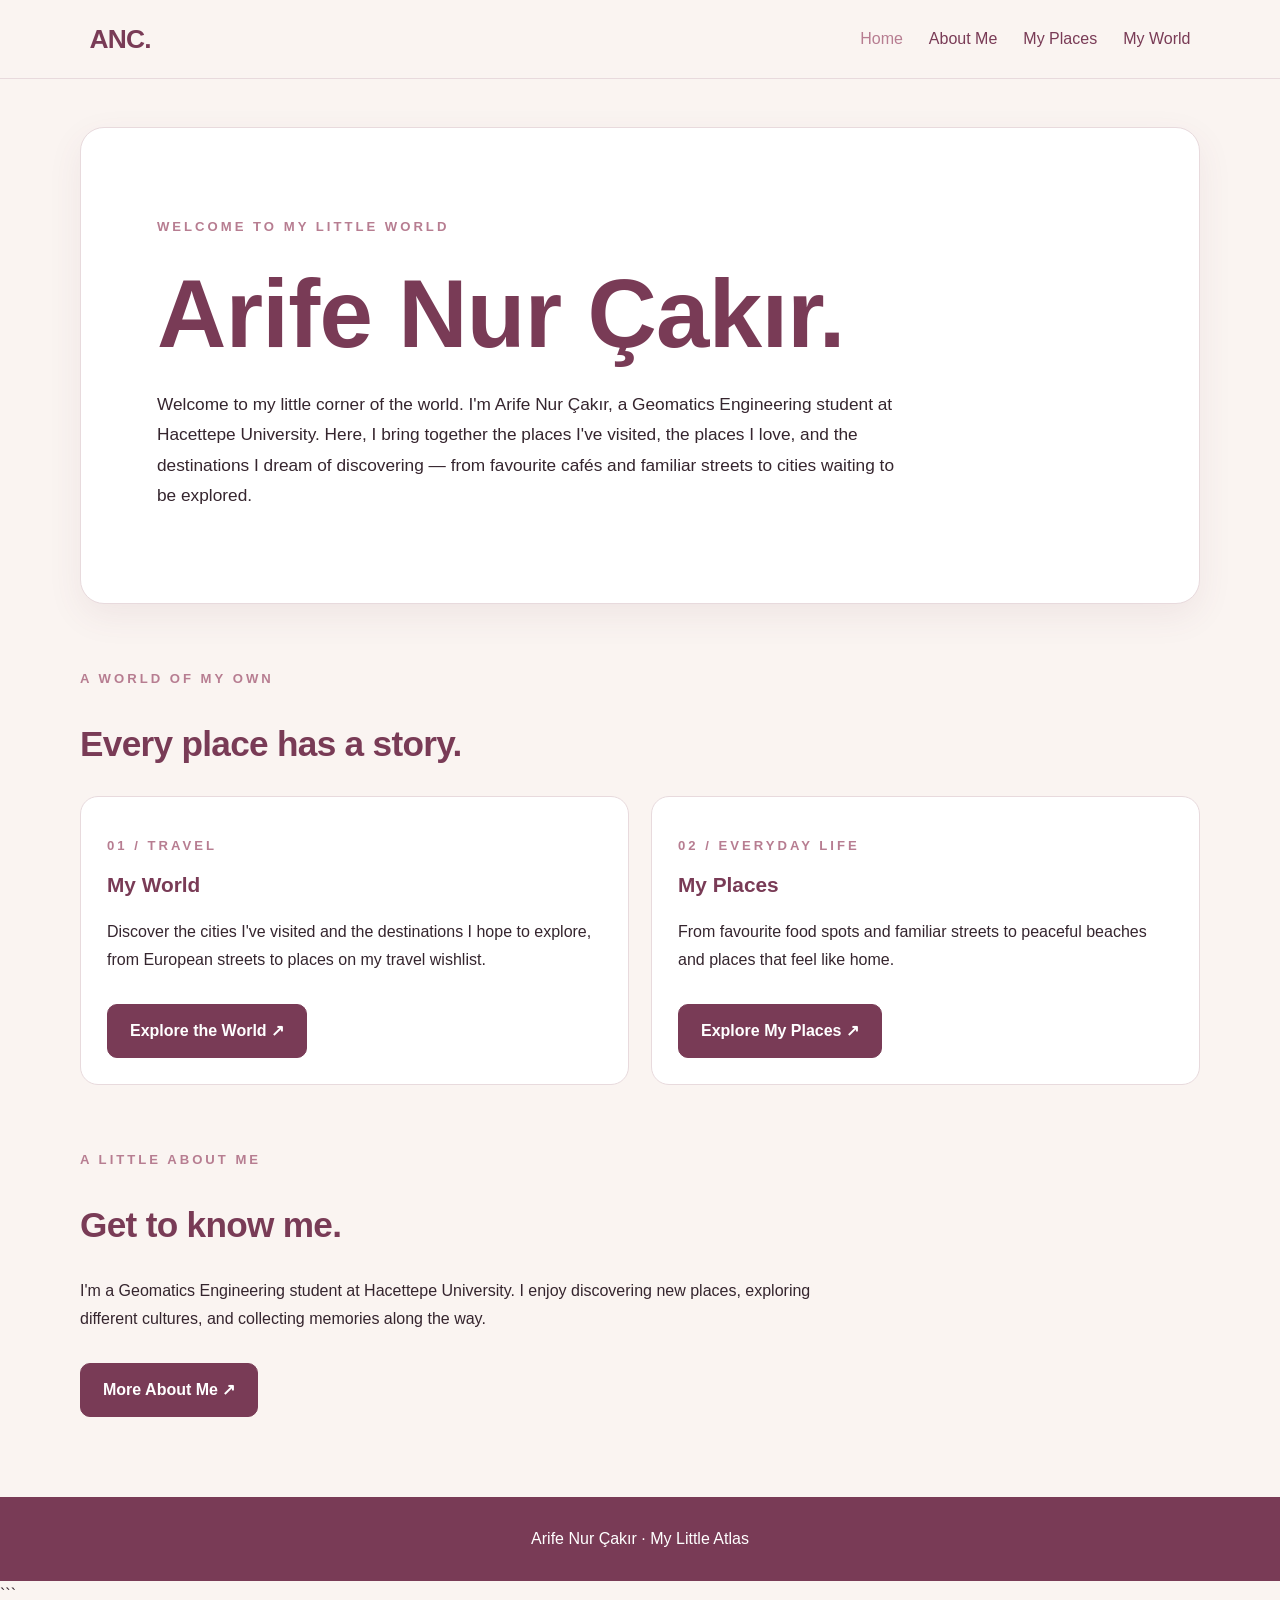
<file: index.html>
<!DOCTYPE html>
<html lang="en">
<head>
    <meta charset="UTF-8">
    <meta name="viewport" content="width=device-width, initial-scale=1.0">

    <meta name="description"
          content="Explore Arife Nur Çakır's personal atlas of favourite places, travels and memories.">

    <title>Arife Nur Çakır | My Little Atlas</title>

    <link rel="stylesheet" href="style.css">
</head>

<body>

<header>
    <h1>ANC.</h1>

    <nav>
        <a href="index.html" class="active">Home</a>
        <a href="background.html">About Me</a>
        <a href="places.html">My Places</a>
        <a href="world.html">My World</a>
    </nav>
</header>

<main>

    <!-- Welcome section -->

    <section class="hero">

        <p class="tag">WELCOME TO MY LITTLE WORLD</p>

        <h2 style="font-size: clamp(3rem, 8vw, 6rem); margin: 12px 0;">
            Arife Nur Çakır.
        </h2>

        <p style="max-width: 760px; font-size: 1.08rem;">
            Welcome to my little corner of the world.
            I'm Arife Nur Çakır, a Geomatics Engineering student
            at Hacettepe University. Here, I bring together the
            places I've visited, the places I love, and the
            destinations I dream of discovering — from favourite
            cafés and familiar streets to cities waiting to be explored.
        </p>

        

    </section>


    <!-- Introduction to the maps -->

    <section>

        <p class="tag">A WORLD OF MY OWN</p>


        <h2>Every place has a story.</h2>

        <div class="cards">

            <article class="card">

                <p class="tag">01 / TRAVEL</p>

                <h3>My World</h3>

                <p>
                    Discover the cities I've visited and the
                    destinations I hope to explore, from European
                    streets to places on my travel wishlist.
                </p>

                <a href="world.html" class="button">
                    Explore the World ↗
                </a>

            </article>


            <article class="card">

                <p class="tag">02 / EVERYDAY LIFE</p>

                <h3>My Places</h3>

                <p>
                    From favourite food spots and familiar streets
                    to peaceful beaches and places that feel like home.
                </p>

                <a href="places.html" class="button">
                    Explore My Places ↗
                </a>

            </article>

        </div>

    </section>


    <!-- About introduction -->

    <section>

        <p class="tag">A LITTLE ABOUT ME</p>

        <h2>Get to know me.</h2>

        <p style="max-width: 760px;">
            I'm a Geomatics Engineering student at Hacettepe University.
            I enjoy discovering new places, exploring different cultures,
            and collecting memories along the way.
        </p>

        <a href="background.html" class="button">
            More About Me ↗
        </a>

    </section>

</main>


<footer>
    <p>Arife Nur Çakır · My Little Atlas</p>
</footer>

</body>
</html>
```
</file>
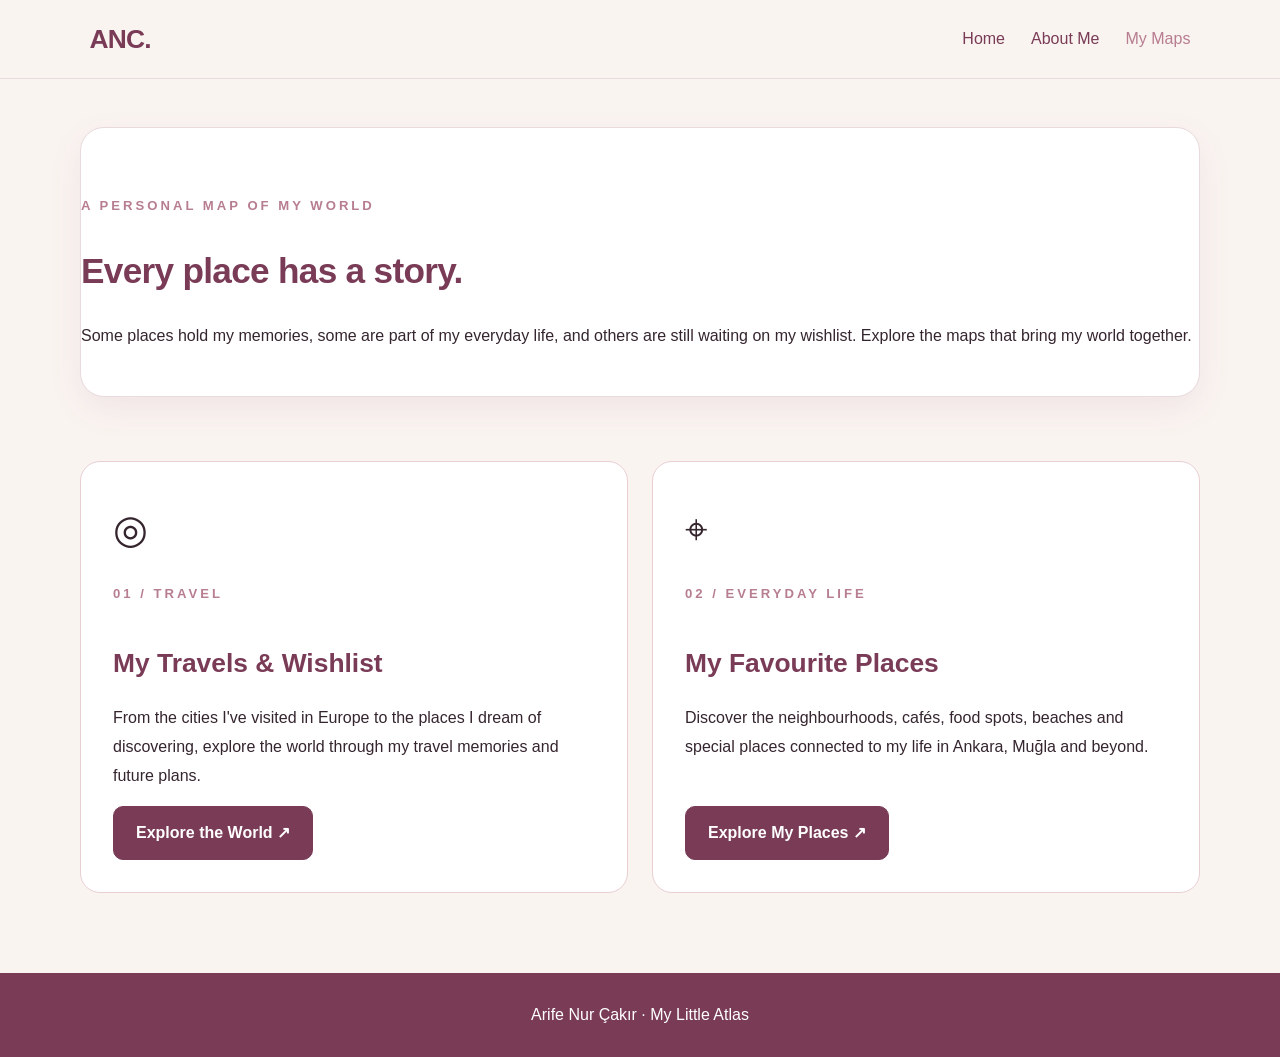
<file: projects.html>
<!DOCTYPE html>
<html lang="en">
<head>
    <meta charset="UTF-8">
    <meta name="viewport" content="width=device-width, initial-scale=1.0">
    <meta name="description" content="Explore Arife Nur Çakır's personal travel map and favourite places in Türkiye.">
    <title>My Maps | Arife Nur Çakır</title>
    <link rel="stylesheet" href="style.css">

    <style>
        .maps-intro {
            padding: 55px 0 30px;
        }

        .map-options {
            display: grid;
            grid-template-columns: repeat(2, minmax(0, 1fr));
            gap: 24px;
            margin: 30px 0 60px;
        }

        .map-option {
            display: flex;
            flex-direction: column;
            align-items: flex-start;
            background: var(--card, #FFFFFF);
            border: 1px solid var(--border, #E8CFD3);
            border-radius: 20px;
            padding: 32px;
            min-height: 300px;
        }

        .map-option .tag {
            margin-top: 0;
        }

        .map-option h3 {
            font-size: 1.65rem;
            margin-bottom: 12px;
        }

        .map-option p {
            line-height: 1.8;
        }

        .map-symbol {
            font-size: 2.5rem;
            margin-bottom: 18px;
        }

        .map-option .button {
            margin-top: auto;
        }

        @media (max-width: 700px) {
            .map-options {
                grid-template-columns: 1fr;
            }
        }
    </style>
</head>

<body>

<header>
    <h1>ANC.</h1>
    <nav>
        <a href="index.html">Home</a>
        <a href="background.html">About Me</a>
        <a href="projects.html" class="active">My Maps</a>
    </nav>
</header>

<main>

    <section class="hero maps-intro">
        <p class="tag">A PERSONAL MAP OF MY WORLD</p>
        <h2>Every place has a story.</h2>
        <p>
            Some places hold my memories, some are part of my everyday life,
            and others are still waiting on my wishlist.
            Explore the maps that bring my world together.
        </p>
    </section>

    <section>
        <div class="map-options">

            <article class="map-option">
                <div class="map-symbol" aria-hidden="true">◎</div>
                <p class="tag">01 / TRAVEL</p>
                <h3>My Travels &amp; Wishlist</h3>
                <p>
                    From the cities I've visited in Europe to the places
                    I dream of discovering, explore the world through
                    my travel memories and future plans.
                </p>
                <a href="world.html" class="button">
                    Explore the World ↗
                </a>
            </article>

            <article class="map-option">
                <div class="map-symbol" aria-hidden="true">⌖</div>
                <p class="tag">02 / EVERYDAY LIFE</p>
                <h3>My Favourite Places</h3>
                <p>
                    Discover the neighbourhoods, cafés, food spots,
                    beaches and special places connected to my life
                    in Ankara, Muğla and beyond.
                </p>
                <a href="places.html" class="button">
                    Explore My Places ↗
                </a>
            </article>

        </div>
    </section>

</main>

<footer>
    <p>Arife Nur Çakır · My Little Atlas</p>
</footer>

</body>
</html>
</file>
<file: style.css>
/* ========================================
   GMT458 PERSONAL WEB GIS PORTFOLIO
   Palette: Dusty Rose & Wine
   ======================================== */

:root {
    --bg: #FAF4F1;
    --surface: #FFFFFF;
    --rose-light: #E8CFD3;
    --rose: #B77D91;
    --wine: #793B56;
    --ink: #35252E;
    --muted: #806C74;
    --line: #E8DADD;

    /* Map marker colors */
    --marker-visited: #793B56;
    --marker-wishlist: #B77D91;
    --marker-home: #793B56;
    --marker-food: #B77D91;
    --marker-sports: #98647A;
    --marker-nature: #74846A;
    --marker-people: #A36D82;

    --shadow: 0 12px 35px rgba(121, 59, 86, 0.08);
    --radius: 18px;
}

* {
    box-sizing: border-box;
}

html {
    scroll-behavior: smooth;
}

body {
    margin: 0;
    font-family: "Segoe UI", Arial, sans-serif;
    color: var(--ink);
    background: var(--bg);
    line-height: 1.75;
    font-size: 16px;
}

/* Navigation */

header {
    background: var(--bg);
    color: var(--wine);
    padding: 22px 7%;
    display: flex;
    justify-content: space-between;
    align-items: center;
    gap: 24px;
    flex-wrap: wrap;
    border-bottom: 1px solid var(--line);
}

header h1 {
    margin: 0;
    font-size: 1.65rem;
    letter-spacing: -0.8px;
    color: var(--wine);
}

nav {
    display: flex;
    gap: 26px;
    flex-wrap: wrap;
}

nav a {
    color: var(--wine);
    text-decoration: none;
    font-weight: 500;
    transition: color 0.2s ease;
}

nav a:hover,
nav a.active {
    color: var(--rose);
}

/* Main content */

main {
    width: min(1120px, 88%);
    margin: 48px auto 80px;
}

section {
    margin-bottom: 64px;
}

h1,
h2,
h3,
h4 {
    color: var(--wine);
    line-height: 1.3;
}

h2 {
    font-size: clamp(1.6rem, 3vw, 2.2rem);
    letter-spacing: -0.7px;
}

h3 {
    font-size: 1.3rem;
}

p {
    margin-top: 12px;
}

a {
    color: var(--wine);
}

a:hover {
    color: var(--rose);
}

/* Hero and personal introduction */

.hero {
    background: var(--surface);
    padding: clamp(30px, 6vw, 76px);
    border: 1px solid var(--line);
    border-radius: 24px;
    box-shadow: var(--shadow);
    animation: appear 0.7s ease-out;
}

.tag {
    color: var(--rose);
    font-size: 0.82rem;
    font-weight: 700;
    letter-spacing: 3px;
    text-transform: uppercase;
}

/* Buttons */

.button {
    display: inline-block;
    padding: 12px 22px;
    margin-top: 14px;
    background: var(--wine);
    color: #FFFFFF;
    border: 1px solid var(--wine);
    border-radius: 10px;
    text-decoration: none;
    font-weight: 600;
    transition:
        background 0.2s ease,
        transform 0.2s ease,
        box-shadow 0.2s ease;
}

.button:hover {
    background: var(--rose);
    border-color: var(--rose);
    color: #FFFFFF;
    transform: translateY(-2px);
    box-shadow: 0 7px 18px rgba(121, 59, 86, 0.15);
}

/* Cards */

.cards {
    display: grid;
    grid-template-columns: repeat(
        auto-fit,
        minmax(220px, 1fr)
    );
    gap: 22px;
}

.card {
    background: var(--surface);
    padding: 26px;
    border: 1px solid var(--line);
    border-radius: var(--radius);
    transition:
        transform 0.25s ease,
        box-shadow 0.25s ease;
}

.card:hover {
    transform: translateY(-4px);
    box-shadow: var(--shadow);
}

.card h3 {
    margin-top: 0;
}

/* Personal photo */

.profile-photo {
    width: 100%;
    max-width: 280px;
    aspect-ratio: 4 / 5;
    object-fit: cover;
    border-radius: 18px;
    border: 4px solid var(--rose-light);
}

/* Maps */

.map,
#ol-map,
#leaflet-map {
    width: 100%;
    height: 460px;
    margin: 22px 0 32px;
    border-radius: var(--radius);
    border: 1px solid var(--line);
    overflow: hidden;
    background: var(--rose-light);
}

/* OpenLayers controls */

.ol-control button {
    background-color: var(--wine) !important;
    color: #FFFFFF !important;
    border: none !important;
    border-radius: 6px !important;
}

.ol-control button:hover {
    background-color: var(--rose) !important;
}

/* Leaflet zoom controls */

.leaflet-control-zoom a {
    background: var(--surface) !important;
    color: var(--wine) !important;
    border-color: var(--line) !important;
}

.leaflet-control-zoom a:hover {
    background: var(--rose-light) !important;
    color: var(--wine) !important;
}

/* Custom map markers.
   Add these classes to your marker HTML when needed. */

.map-marker {
    width: 16px;
    height: 16px;
    border: 3px solid #FFFFFF;
    border-radius: 50%;
    box-shadow: 0 2px 8px rgba(53, 37, 46, 0.25);
}

.marker-visited {
    background: var(--marker-visited);
}

.marker-wishlist {
    background: var(--marker-wishlist);
}

.marker-home {
    background: var(--marker-home);
}

.marker-food {
    background: var(--marker-food);
}

.marker-sports {
    background: var(--marker-sports);
}

.marker-nature {
    background: var(--marker-nature);
}

.marker-people {
    background: var(--marker-people);
}

/* Map labels and category badges */

.map-label,
.category-badge {
    display: inline-block;
    padding: 5px 11px;
    background: var(--rose-light);
    color: var(--wine);
    border-radius: 999px;
    font-size: 0.82rem;
    font-weight: 600;
}

.category-badge.food {
    background: #F1DDE4;
}

.category-badge.nature {
    background: #E3E9DC;
    color: #46563D;
}

.category-badge.sports {
    background: #E8CFD3;
}

/* Tables - retained for any existing content */

.skills-table {
    width: 100%;
    border-collapse: collapse;
    background: var(--surface);
    margin: 20px 0;
}

.skills-table th,
.skills-table td {
    padding: 14px;
    border: 1px solid var(--line);
    text-align: left;
}

.skills-table th {
    background: var(--wine);
    color: #FFFFFF;
}

.skills-table img {
    max-width: 100px;
    height: auto;
}

/* Footer */

footer {
    text-align: center;
    padding: 28px 20px;
    background: var(--wine);
    color: #FFFFFF;
}

footer p {
    margin: 0;
}

/* General images */

img {
    max-width: 100%;
}

/* Subtle entrance animation */

@keyframes appear {
    from {
        opacity: 0;
        transform: translateY(14px);
    }

    to {
        opacity: 1;
        transform: translateY(0);
    }
}

/* Responsive layout */

@media (max-width: 640px) {
    header {
        padding: 20px 6%;
    }

    nav {
        gap: 16px;
    }

    main {
        width: 90%;
        margin-top: 28px;
    }

    .hero {
        padding: 28px 22px;
        border-radius: 18px;
    }

    .map,
    #ol-map,
    #leaflet-map {
        height: 360px;
    }

    .cards {
        grid-template-columns: 1fr;
    }
}
</file>
